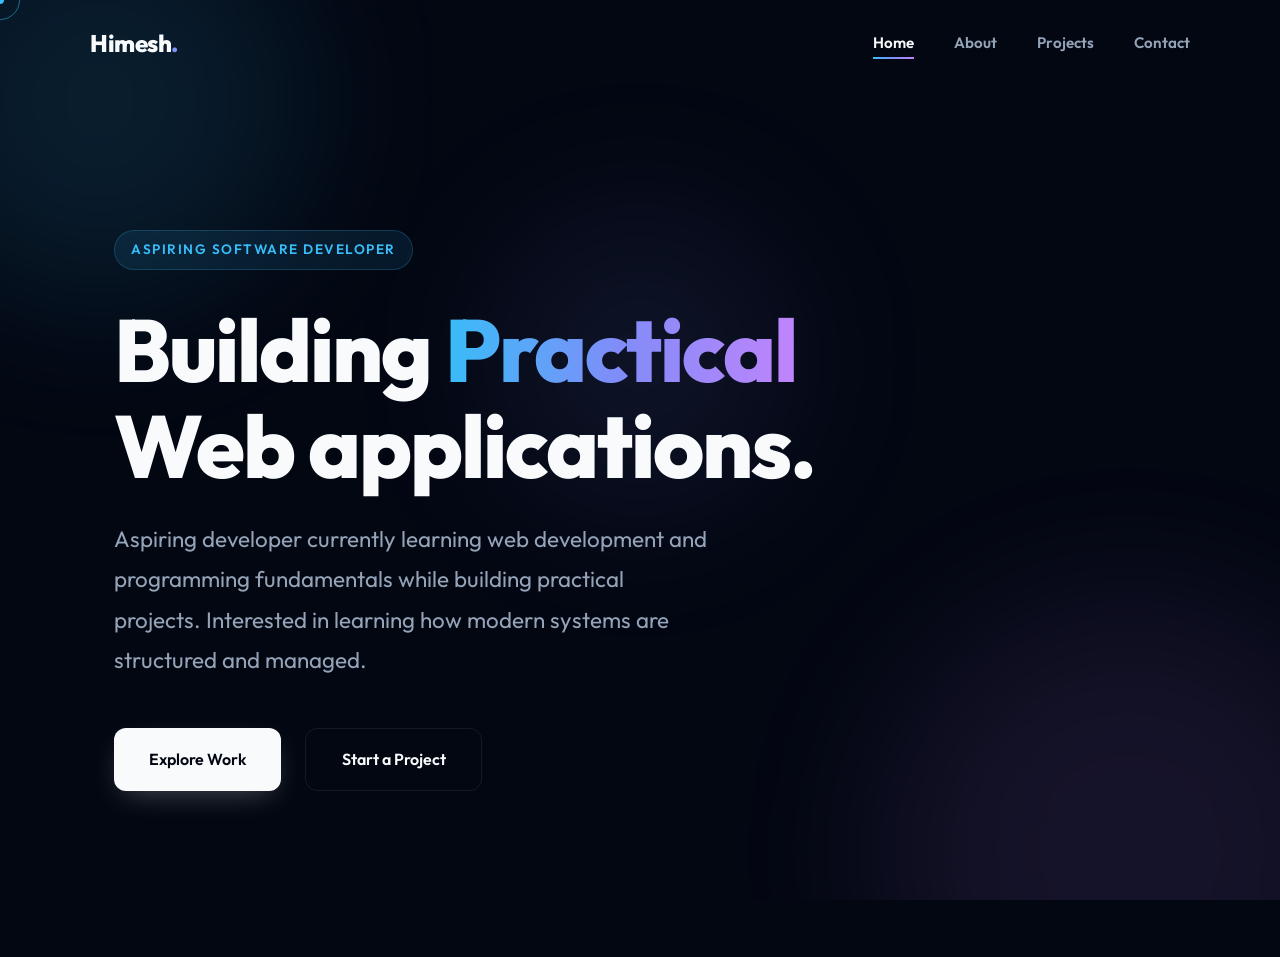
<file: index.html>
<!DOCTYPE html>
<html lang="en">

<head>
  <meta charset="UTF-8" />
  <meta name="viewport" content="width=device-width, initial-scale=1.0" />
  <title>Himesh | Portfolio</title>
  <link rel="icon" type="image/png" href="assets/favicon.png">
  <link rel="stylesheet" href="styles.css" />
</head>

<body>
  <div class="blob-cont">
    <div class="blob blob-1"></div>
    <div class="blob blob-2"></div>
    <div class="blob blob-3"></div>
  </div>

  <header class="nav-wrap">
    <nav class="nav">
      <a class="logo" href="index.html">Himesh<span>.</span></a>
      <div class="nav-links">
        <a class="active" href="index.html">Home</a>
        <a href="about.html">About</a>
        <a href="projects.html">Projects</a>
        <a href="contact.html">Contact</a>
      </div>
    </nav>
  </header>

  <main class="container">
    <section class="hero">
      <p class="tag reveal">Aspiring Software Developer</p>
      <h1 class="reveal" style="transition-delay: 100ms;">Building <span class="gradient-text">Practical</span><br />Web
        applications.</h1>
      <p class="lead reveal" style="transition-delay: 200ms;">
        Aspiring developer currently learning web development and programming fundamentals while building practical
        projects. Interested in learning how modern systems are structured and managed.
      </p>
      <div class="hero-actions reveal" style="transition-delay: 300ms;">
        <a href="projects.html" class="btn btn-primary">Explore Work</a>
        <a href="contact.html" class="btn btn-ghost">Start a Project</a>
      </div>
    </section>
  </main>

  <script src="script.js"></script>
</body>

</html>
</file>
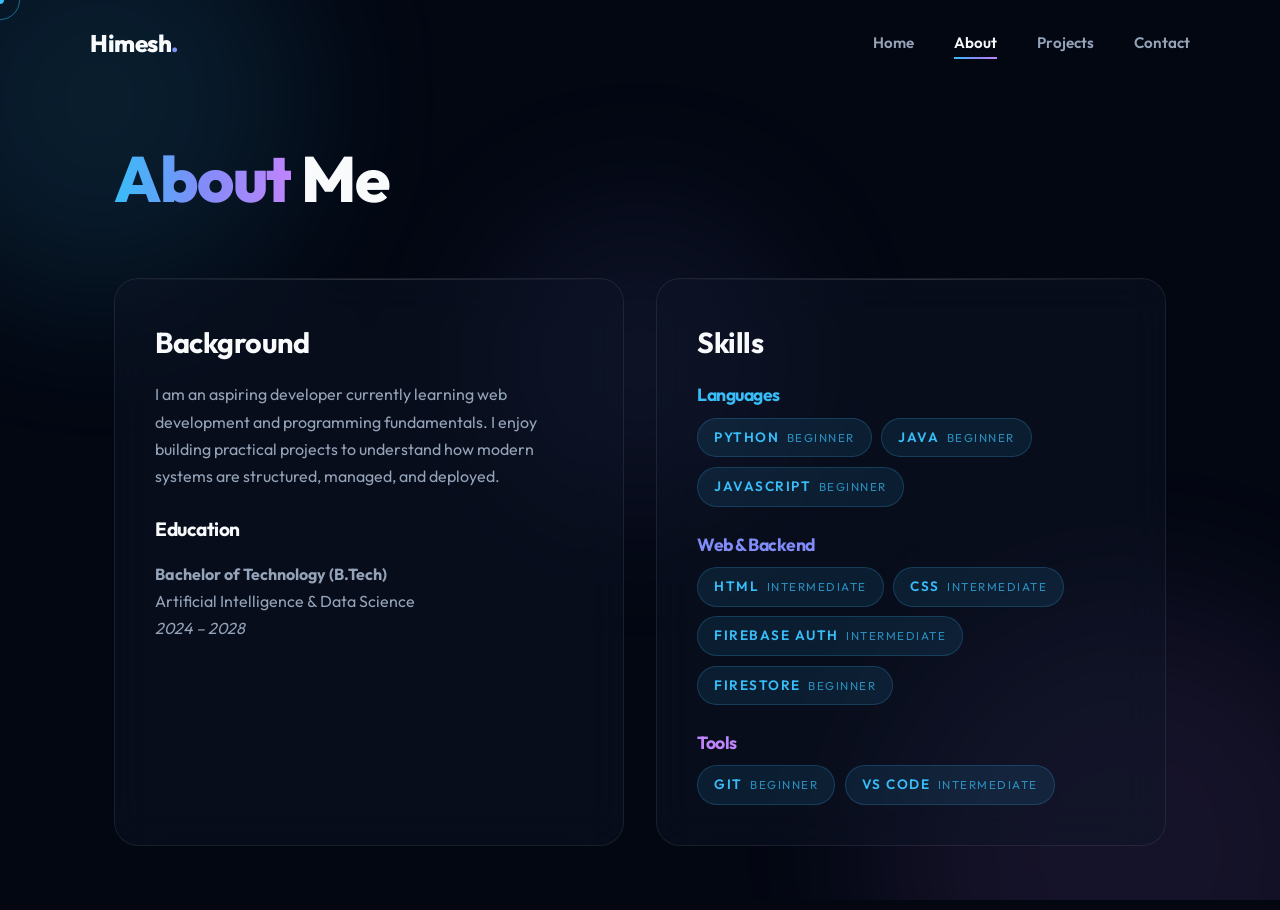
<file: about.html>
<!DOCTYPE html>
<html lang="en">

<head>
  <meta charset="UTF-8" />
  <meta name="viewport" content="width=device-width, initial-scale=1.0" />
  <title>About | Himesh</title>
  <link rel="icon" type="image/png" href="assets/favicon.png">
  <link rel="stylesheet" href="styles.css" />
</head>

<body>
  <div class="blob-cont">
    <div class="blob blob-1"></div>
    <div class="blob blob-2"></div>
    <div class="blob blob-3"></div>
  </div>

  <header class="nav-wrap">
    <nav class="nav">
      <a class="logo" href="index.html">Himesh<span>.</span></a>
      <div class="nav-links">
        <a href="index.html">Home</a>
        <a class="active" href="about.html">About</a>
        <a href="projects.html">Projects</a>
        <a href="contact.html">Contact</a>
      </div>
    </nav>
  </header>

  <main class="container">
    <h1 class="section-title reveal"><span>About</span> Me</h1>
    <div class="page-grid">
      <section class="card reveal" style="transition-delay: 100ms;">
        <h2>Background</h2>
        <p>
          I am an aspiring developer currently learning web development and programming fundamentals. I enjoy building
          practical projects to understand how modern systems are structured, managed, and deployed.
        </p>
        <h3 style="margin-top: 1.5rem; font-size: 1.2rem;">Education</h3>
        <p style="margin-top: 0.5rem;">
          <strong>Bachelor of Technology (B.Tech)</strong><br />
          Artificial Intelligence & Data Science<br />
          <em>2024 &ndash; 2028</em>
        </p>
      </section>
      <section class="card reveal" style="transition-delay: 200ms;">
        <h2>Skills</h2>

        <h3 style="font-size: 1.1rem; margin-top: 1rem; margin-bottom: 0.5rem; color: var(--accent-1);">Languages</h3>
        <div style="display: flex; flex-wrap: wrap; gap: 0.6rem;">
          <span class="tag" style="margin:0;">Python <span
              style="opacity:0.7; font-weight:400; font-size:0.85em; margin-left:0.2rem;">Beginner</span></span>
          <span class="tag" style="margin:0;">Java <span
              style="opacity:0.7; font-weight:400; font-size:0.85em; margin-left:0.2rem;">Beginner</span></span>
          <span class="tag" style="margin:0;">JavaScript <span
              style="opacity:0.7; font-weight:400; font-size:0.85em; margin-left:0.2rem;">Beginner</span></span>
        </div>

        <h3 style="font-size: 1.1rem; margin-top: 1.5rem; margin-bottom: 0.5rem; color: var(--accent-2);">Web & Backend
        </h3>
        <div style="display: flex; flex-wrap: wrap; gap: 0.6rem;">
          <span class="tag" style="margin:0;">HTML <span
              style="opacity:0.7; font-weight:400; font-size:0.85em; margin-left:0.2rem;">Intermediate</span></span>
          <span class="tag" style="margin:0;">CSS <span
              style="opacity:0.7; font-weight:400; font-size:0.85em; margin-left:0.2rem;">Intermediate</span></span>
          <span class="tag" style="margin:0;">Firebase Auth <span
              style="opacity:0.7; font-weight:400; font-size:0.85em; margin-left:0.2rem;">Intermediate</span></span>
          <span class="tag" style="margin:0;">Firestore <span
              style="opacity:0.7; font-weight:400; font-size:0.85em; margin-left:0.2rem;">Beginner</span></span>
        </div>

        <h3 style="font-size: 1.1rem; margin-top: 1.5rem; margin-bottom: 0.5rem; color: var(--accent-3);">Tools</h3>
        <div style="display: flex; flex-wrap: wrap; gap: 0.6rem;">
          <span class="tag" style="margin:0;">Git <span
              style="opacity:0.7; font-weight:400; font-size:0.85em; margin-left:0.2rem;">Beginner</span></span>
          <span class="tag" style="margin:0;">VS Code <span
              style="opacity:0.7; font-weight:400; font-size:0.85em; margin-left:0.2rem;">Intermediate</span></span>
        </div>
      </section>
    </div>
  </main>

  <script src="script.js"></script>
</body>

</html>
</file>
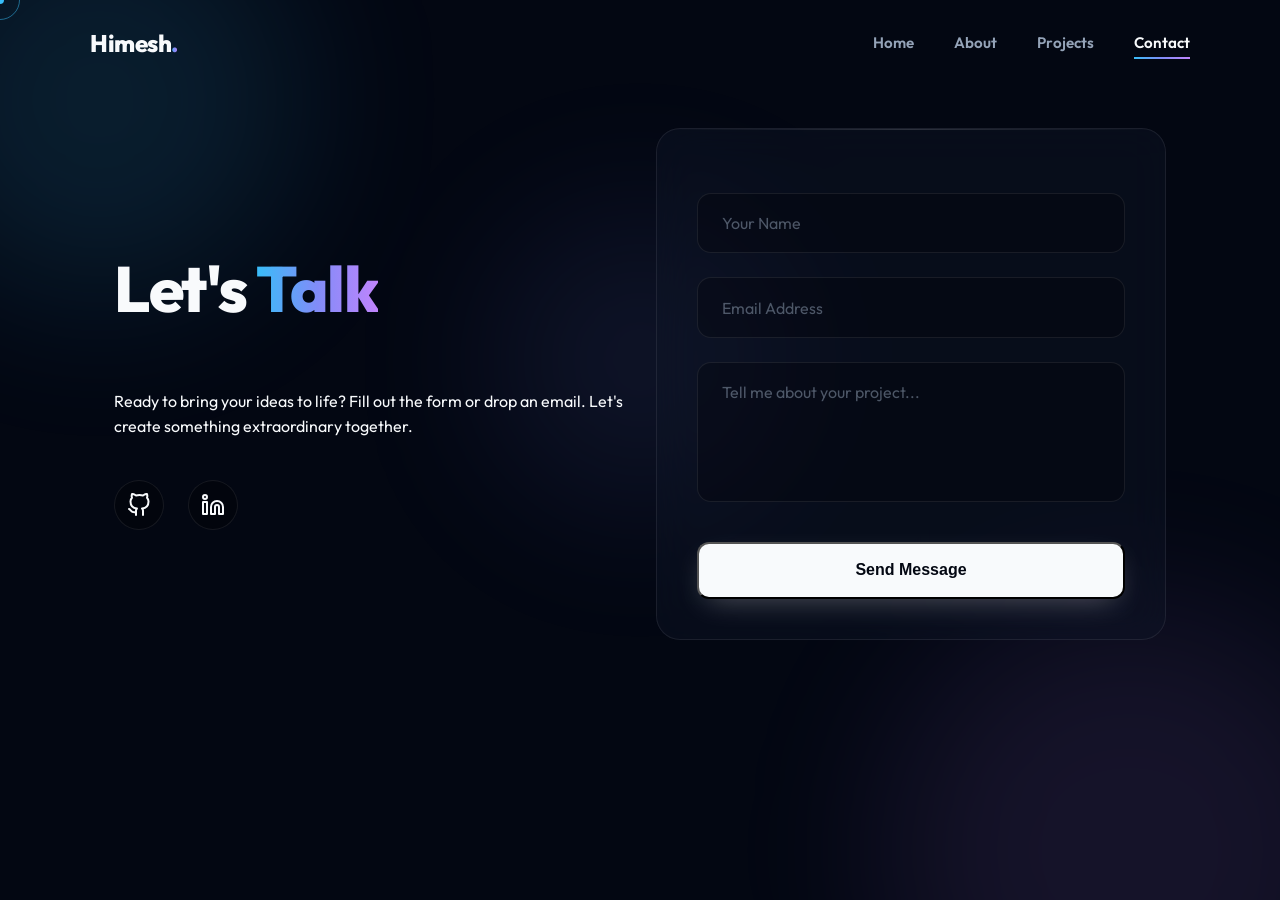
<file: contact.html>
<!DOCTYPE html>
<html lang="en">

<head>
  <meta charset="UTF-8" />
  <meta name="viewport" content="width=device-width, initial-scale=1.0" />
  <title>Contact | Himesh</title>
  <link rel="icon" type="image/png" href="assets/favicon.png">
  <link rel="stylesheet" href="styles.css" />
</head>

<body>
  <div class="blob-cont">
    <div class="blob blob-1"></div>
    <div class="blob blob-2"></div>
    <div class="blob blob-3"></div>
  </div>

  <header class="nav-wrap">
    <nav class="nav">
      <a class="logo" href="index.html">Himesh<span>.</span></a>
      <div class="nav-links">
        <a href="index.html">Home</a>
        <a href="about.html">About</a>
        <a href="projects.html">Projects</a>
        <a class="active" href="contact.html">Contact</a>
      </div>
    </nav>
  </header>

  <main class="container">
    <div class="page-grid" style="align-items: center;">
      <div class="reveal">
        <h1 class="section-title">Let's <span>Talk</span></h1>
        <p class="lead">Ready to bring your ideas to life? Fill out the form or drop an email. Let's create something
          extraordinary together.</p>

        <div class="social-links">
          <a href="https://github.com/Himesh-D" target="_blank" class="social-icon" aria-label="GitHub">
            <svg width="24" height="24" viewBox="0 0 24 24" fill="none" stroke="currentColor" stroke-width="2"
              stroke-linecap="round" stroke-linejoin="round">
              <path
                d="M9 19c-5 1.5-5-2.5-7-3m14 6v-3.87a3.37 3.37 0 0 0-.94-2.61c3.14-.35 6.44-1.54 6.44-7A5.44 5.44 0 0 0 20 4.77 5.07 5.07 0 0 0 19.91 1S18.73.65 16 2.48a13.38 13.38 0 0 0-7 0C6.27.65 5.09 1 5.09 1A5.07 5.07 0 0 0 5 4.77a5.44 5.44 0 0 0-1.5 3.78c0 5.42 3.3 6.61 6.44 7A3.37 3.37 0 0 0 9 18.13V22">
              </path>
            </svg>
          </a>
          <a href="https://www.linkedin.com/in/desetty-himesh" target="_blank" class="social-icon"
            aria-label="LinkedIn">
            <svg width="24" height="24" viewBox="0 0 24 24" fill="none" stroke="currentColor" stroke-width="2"
              stroke-linecap="round" stroke-linejoin="round">
              <path d="M16 8a6 6 0 0 1 6 6v7h-4v-7a2 2 0 0 0-2-2 2 2 0 0 0-2 2v7h-4v-7a6 6 0 0 1 6-6z"></path>
              <rect x="2" y="9" width="4" height="12"></rect>
              <circle cx="4" cy="4" r="2"></circle>
            </svg>
          </a>
        </div>
      </div>
      <section class="card reveal" style="transition-delay: 200ms;">
        <form class="form" action="mailto:himeshdesetty@gmail.com?subject=Portfolio%20Contact" method="POST"
          enctype="text/plain">
          <div class="input-group">
            <input type="text" name="name" placeholder="Your Name" required />
          </div>
          <div class="input-group">
            <input type="email" name="email" placeholder="Email Address" required />
          </div>
          <div class="input-group">
            <textarea rows="5" name="message" placeholder="Tell me about your project..." required></textarea>
          </div>
          <button type="submit" class="btn btn-primary" style="margin-top: 0.5rem;">Send Message</button>
        </form>
      </section>
    </div>
  </main>

  <script src="script.js"></script>
</body>

</html>
</file>
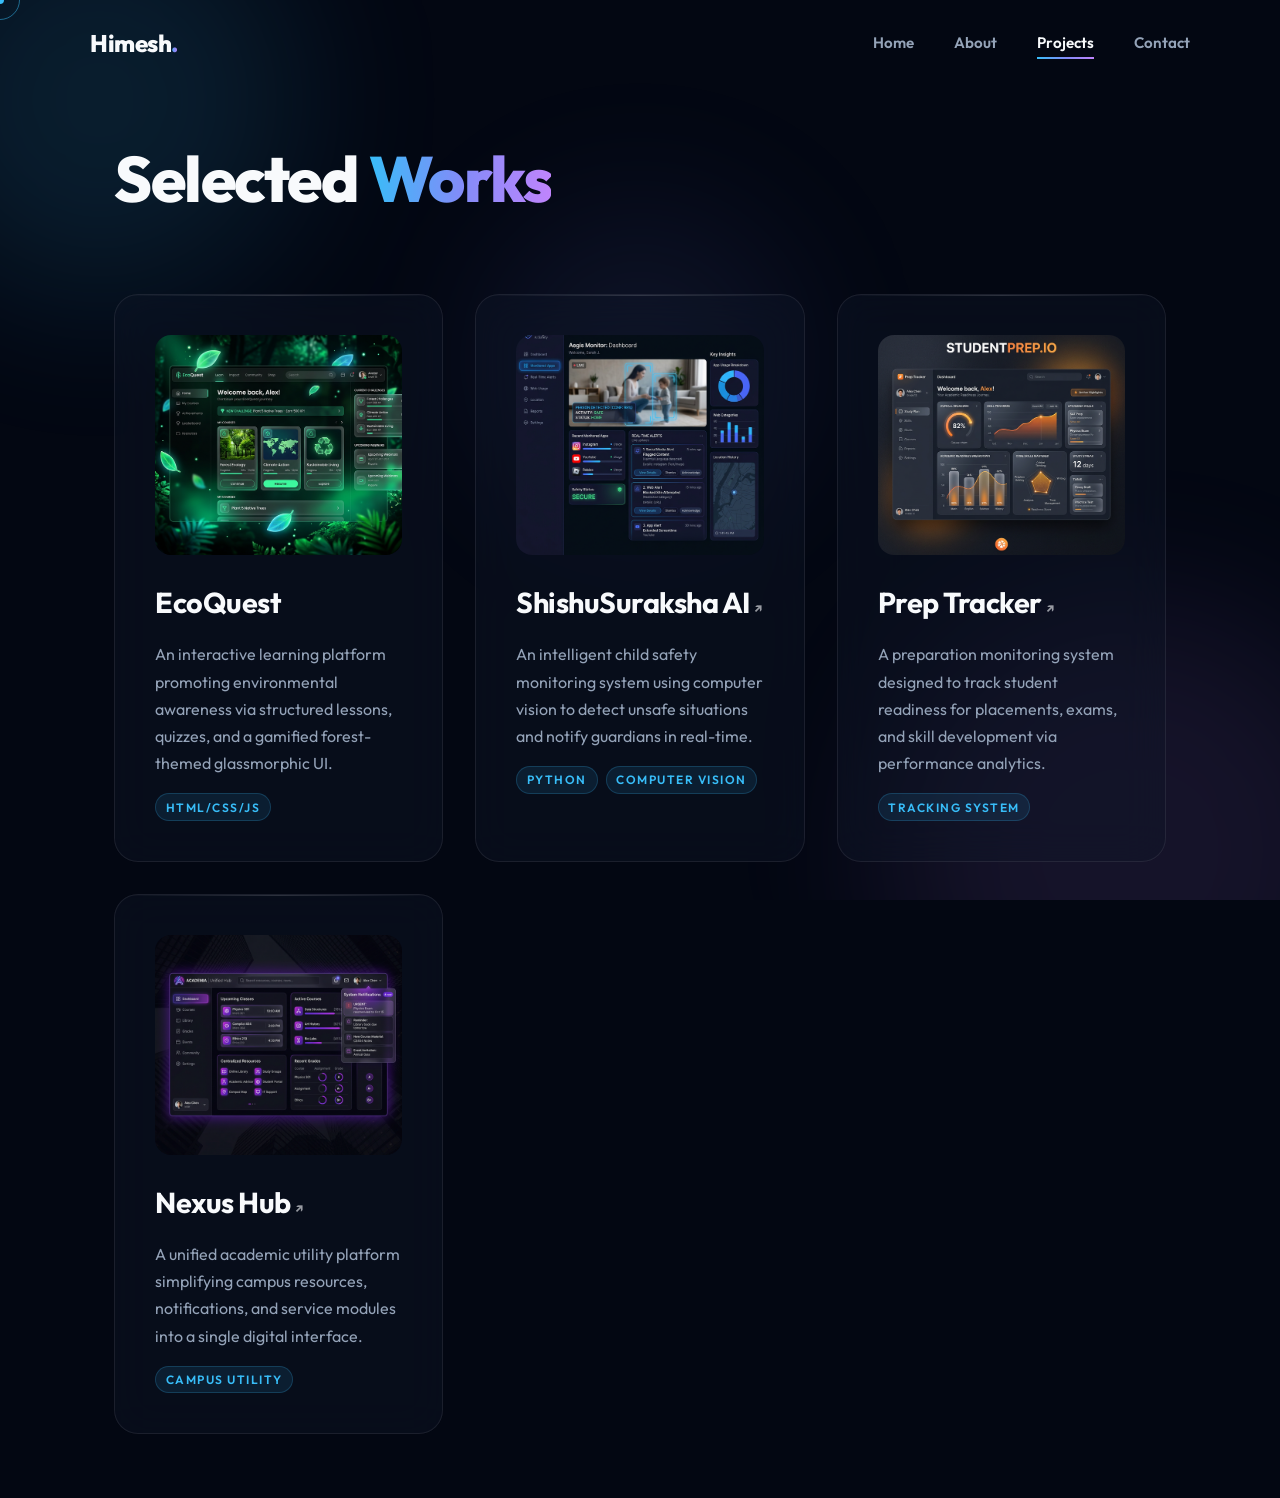
<file: projects.html>
<!DOCTYPE html>
<html lang="en">

<head>
  <meta charset="UTF-8" />
  <meta name="viewport" content="width=device-width, initial-scale=1.0" />
  <title>Projects | Himesh</title>
  <link rel="icon" type="image/png" href="assets/favicon.png">
  <link rel="stylesheet" href="styles.css" />
</head>

<body>
  <div class="blob-cont">
    <div class="blob blob-1"></div>
    <div class="blob blob-2"></div>
    <div class="blob blob-3"></div>
  </div>

  <header class="nav-wrap">
    <nav class="nav">
      <a class="logo" href="index.html">Himesh<span>.</span></a>
      <div class="nav-links">
        <a href="index.html">Home</a>
        <a href="about.html">About</a>
        <a class="active" href="projects.html">Projects</a>
        <a href="contact.html">Contact</a>
      </div>
    </nav>
  </header>

  <main class="container">
    <h1 class="section-title reveal">Selected <span>Works</span></h1>
    <section class="projects-grid">
      <article class="card reveal" style="transition-delay: 100ms;">
        <div class="card-image-wrap">
          <img src="assets/ecoquest_thumb.png" alt="EcoQuest Learning Platform" class="card-image" />
        </div>
        <h3>EcoQuest</h3>
        <p>An interactive learning platform promoting environmental awareness via structured lessons, quizzes, and a
          gamified forest-themed glassmorphic UI.</p>
        <div style="display: flex; gap: 0.5rem; flex-wrap: wrap; margin-top: 1rem;">
          <span class="tag" style="margin:0; padding: 0.2rem 0.6rem; font-size: 0.75rem;">HTML/CSS/JS</span>
        </div>
      </article>

      <article class="card reveal" style="transition-delay: 200ms;">
        <a href="https://github.com/parvathi-s25/Shishu_suraksha" target="_blank"
          style="text-decoration: none; color: inherit; display: block; height: 100%;">
          <div class="card-image-wrap">
            <img src="assets/shishu_thumb.png" alt="ShishuSuraksha AI Monitoring" class="card-image" />
          </div>
          <h3>ShishuSuraksha AI <span style="font-size: 0.8rem; opacity: 0.6;">&#x2197;</span></h3>
          <p>An intelligent child safety monitoring system using computer vision to detect unsafe situations and notify
            guardians in real-time.</p>
          <div style="display: flex; gap: 0.5rem; flex-wrap: wrap; margin-top: 1rem;">
            <span class="tag" style="margin:0; padding: 0.2rem 0.6rem; font-size: 0.75rem;">Python</span>
            <span class="tag" style="margin:0; padding: 0.2rem 0.6rem; font-size: 0.75rem;">Computer Vision</span>
          </div>
        </a>
      </article>

      <article class="card reveal" style="transition-delay: 300ms;">
        <a href="https://prep-tracker-one.vercel.app/login.html" target="_blank"
          style="text-decoration: none; color: inherit; display: block; height: 100%;">
          <div class="card-image-wrap">
            <img src="assets/prep_thumb.png" alt="Prep Tracker Dashboard" class="card-image" />
          </div>
          <h3>Prep Tracker <span style="font-size: 0.8rem; opacity: 0.6;">&#x2197;</span></h3>
          <p>A preparation monitoring system designed to track student readiness for placements, exams, and skill
            development via performance analytics.</p>
          <div style="display: flex; gap: 0.5rem; flex-wrap: wrap; margin-top: 1rem;">
            <span class="tag" style="margin:0; padding: 0.2rem 0.6rem; font-size: 0.75rem;">Tracking System</span>
          </div>
        </a>
      </article>

      <article class="card reveal" style="transition-delay: 400ms;">
        <a href="https://nexushub-s.vercel.app/" target="_blank"
          style="text-decoration: none; color: inherit; display: block; height: 100%;">
          <div class="card-image-wrap">
            <img src="assets/nexus_thumb.png" alt="Nexus Hub Platform" class="card-image" />
          </div>
          <h3>Nexus Hub <span style="font-size: 0.8rem; opacity: 0.6;">&#x2197;</span></h3>
          <p>A unified academic utility platform simplifying campus resources, notifications, and service modules into a
            single digital interface.</p>
          <div style="display: flex; gap: 0.5rem; flex-wrap: wrap; margin-top: 1rem;">
            <span class="tag" style="margin:0; padding: 0.2rem 0.6rem; font-size: 0.75rem;">Campus Utility</span>
          </div>
        </a>
      </article>
    </section>
  </main>

  <script src="script.js"></script>
</body>

</html>
</file>
<file: styles.css>
@import url('https://fonts.googleapis.com/css2?family=Outfit:wght@300;400;600;800&display=swap');

:root {
  --bg: #030712;
  --bg-gradient: linear-gradient(135deg, #0f172a 0%, #030712 100%);
  --card: rgba(15, 23, 42, 0.4);
  --card-hover: rgba(30, 41, 59, 0.6);
  --text: #f8fafc;
  --muted: #94a3b8;
  --accent-1: #38bdf8;
  --accent-2: #818cf8;
  --accent-3: #c084fc;
  --gradient-text: linear-gradient(to right, var(--accent-1), var(--accent-2), var(--accent-3));
  --border: rgba(255, 255, 255, 0.08);
}

* {
  margin: 0;
  padding: 0;
  box-sizing: border-box;
  cursor: none;
  /* Custom cursor */
}

body {
  font-family: 'Outfit', sans-serif;
  color: var(--text);
  background: var(--bg);
  min-height: 100vh;
  overflow-x: hidden;
  line-height: 1.6;
}

/* Custom Cursor */
.cursor-dot,
.cursor-outline {
  position: fixed;
  top: 0;
  left: 0;
  transform: translate(-50%, -50%);
  border-radius: 50%;
  z-index: 9999;
  pointer-events: none;
}

.cursor-dot {
  width: 8px;
  height: 8px;
  background-color: var(--accent-1);
}

.cursor-outline {
  width: 40px;
  height: 40px;
  border: 1px solid rgba(56, 189, 248, 0.5);
  transition: width 0.2s, height 0.2s, background-color 0.2s;
}

/* Background animated blobs */
.blob-cont {
  position: fixed;
  top: 0;
  left: 0;
  width: 100vw;
  height: 100vh;
  z-index: -1;
  overflow: hidden;
  pointer-events: none;
}

.blob {
  position: absolute;
  filter: blur(80px);
  border-radius: 50%;
  opacity: 0.5;
  animation: blob-bounce 20s infinite alternate cubic-bezier(0.4, 0, 0.2, 1);
  transition: transform 0.2s ease-out;
  /* Smooth tracking */
}

.blob-1 {
  width: 400px;
  height: 400px;
  background: rgba(56, 189, 248, 0.25);
  top: -100px;
  left: -100px;
}

.blob-2 {
  width: 500px;
  height: 500px;
  background: rgba(192, 132, 252, 0.2);
  bottom: -200px;
  right: -100px;
  animation-delay: -5s;
}

.blob-3 {
  width: 300px;
  height: 300px;
  background: rgba(129, 140, 248, 0.2);
  top: 40%;
  left: 50%;
  transform: translate(-50%, -50%);
  animation-delay: -10s;
}

@keyframes blob-bounce {
  0% {
    transform: scale(1) translate(0, 0);
  }

  33% {
    transform: scale(1.1) translate(30px, -50px);
  }

  66% {
    transform: scale(0.9) translate(-20px, 20px);
  }

  100% {
    transform: scale(1) translate(0, 0);
  }
}

/* Navbar */
.nav-wrap {
  padding: 1.5rem;
  position: fixed;
  width: 100%;
  top: 0;
  z-index: 100;
  transition: all 0.4s cubic-bezier(0.4, 0, 0.2, 1);
}

.nav-wrap.scrolled {
  padding: 1rem 1.5rem;
  background: rgba(3, 7, 18, 0.85);
  backdrop-filter: blur(16px);
  -webkit-backdrop-filter: blur(16px);
  border-bottom: 1px solid var(--border);
  box-shadow: 0 4px 30px rgba(0, 0, 0, 0.1);
}

.nav {
  max-width: 1100px;
  margin: 0 auto;
  display: flex;
  justify-content: space-between;
  align-items: center;
}

.logo {
  text-decoration: none;
  font-size: 1.5rem;
  font-weight: 800;
  color: var(--text);
  letter-spacing: -0.5px;
  position: relative;
  overflow: hidden;
}

.logo span {
  background: var(--gradient-text);
  -webkit-background-clip: text;
  background-clip: text;
  -webkit-text-fill-color: transparent;
}

.nav-links {
  display: flex;
  gap: 2.5rem;
}

.nav-links a {
  color: var(--muted);
  text-decoration: none;
  font-weight: 600;
  font-size: 0.95rem;
  transition: all 0.3s ease;
  position: relative;
  padding: 0.25rem 0;
}

.nav-links a::after {
  content: '';
  position: absolute;
  bottom: 0;
  left: 0;
  width: 0;
  height: 2px;
  background: var(--gradient-text);
  transition: width 0.3s ease;
}

.nav-links a:hover,
.nav-links .active {
  color: var(--text);
}

.nav-links a:hover::after,
.nav-links .active::after {
  width: 100%;
}

/* Container */
.container {
  max-width: 1100px;
  margin: 0 auto;
  padding: 8rem 1.5rem 4rem;
}

/* Hero Section */
.hero {
  min-height: 85vh;
  display: flex;
  flex-direction: column;
  justify-content: center;
  align-items: flex-start;
  position: relative;
}

.tag {
  display: inline-block;
  padding: 0.5rem 1rem;
  background: rgba(56, 189, 248, 0.1);
  border: 1px solid rgba(56, 189, 248, 0.2);
  border-radius: 100px;
  color: var(--accent-1);
  font-weight: 600;
  font-size: 0.85rem;
  text-transform: uppercase;
  letter-spacing: 1.5px;
  margin-bottom: 2rem;
}

.hero h1 {
  font-size: clamp(3rem, 7vw, 5.5rem);
  font-weight: 800;
  line-height: 1.1;
  margin-bottom: 1.5rem;
  letter-spacing: -2px;
}

.hero h1 .gradient-text {
  background: var(--gradient-text);
  -webkit-background-clip: text;
  background-clip: text;
  -webkit-text-fill-color: transparent;
  display: inline-block;
}

.hero .lead {
  font-size: clamp(1.1rem, 2vw, 1.4rem);
  color: var(--muted);
  max-width: 600px;
  margin-bottom: 3rem;
  line-height: 1.8;
}

.hero-actions {
  display: flex;
  gap: 1.5rem;
}

/* Buttons */
.btn {
  display: inline-flex;
  align-items: center;
  justify-content: center;
  padding: 1.1rem 2.2rem;
  font-weight: 600;
  font-size: 1rem;
  border-radius: 12px;
  text-decoration: none;
  transition: all 0.4s cubic-bezier(0.16, 1, 0.3, 1);
  position: relative;
  overflow: hidden;
  z-index: 1;
}

.btn::before {
  content: '';
  position: absolute;
  top: 0;
  left: 0;
  width: 100%;
  height: 100%;
  background: linear-gradient(to right, rgba(255, 255, 255, 0.1), rgba(255, 255, 255, 0));
  transform: translateX(-100%);
  transition: transform 0.6s ease;
  z-index: -1;
}

.btn:hover::before {
  transform: translateX(100%);
}

.btn-primary {
  background: var(--text);
  color: var(--bg);
  box-shadow: 0 10px 30px -10px rgba(255, 255, 255, 0.3);
}

.btn-primary:hover {
  transform: translateY(-4px) scale(1.02);
  box-shadow: 0 20px 40px -10px rgba(255, 255, 255, 0.5);
}

.btn-ghost {
  background: transparent;
  color: var(--text);
  border: 1px solid var(--border);
  backdrop-filter: blur(10px);
}

.btn-ghost:hover {
  border-color: var(--accent-1);
  transform: translateY(-4px);
  background: rgba(56, 189, 248, 0.05);
}

/* Layouts */
.page-grid {
  display: grid;
  grid-template-columns: 1fr 1fr;
  gap: 2rem;
}

.projects-grid {
  display: grid;
  grid-template-columns: repeat(auto-fill, minmax(320px, 1fr));
  gap: 2rem;
  padding-top: 1rem;
}

.section-title {
  font-size: clamp(2.5rem, 5vw, 4rem);
  font-weight: 800;
  margin-bottom: 3rem;
  letter-spacing: -1.5px;
}

.section-title span {
  background: var(--gradient-text);
  -webkit-background-clip: text;
  background-clip: text;
  -webkit-text-fill-color: transparent;
}

/* Cards */
.card {
  background: var(--card);
  border: 1px solid var(--border);
  border-radius: 24px;
  padding: 2.5rem;
  backdrop-filter: blur(20px);
  -webkit-backdrop-filter: blur(20px);
  transition: all 0.5s cubic-bezier(0.16, 1, 0.3, 1);
  position: relative;
  overflow: hidden;
}

/* Highlighting top border of card slightly */
.card::after {
  content: '';
  position: absolute;
  top: 0;
  left: 0;
  right: 0;
  height: 1px;
  background: linear-gradient(90deg, transparent, rgba(255, 255, 255, 0.3), transparent);
  opacity: 0.5;
}

.card:hover {
  transform: translateY(-12px);
  background: var(--card-hover);
  border-color: rgba(255, 255, 255, 0.15);
  box-shadow: 0 25px 50px -20px rgba(0, 0, 0, 0.6),
    0 0 50px -15px rgba(129, 140, 248, 0.15);
}

.card h2,
.card h3 {
  font-size: 1.8rem;
  margin-bottom: 1rem;
  font-weight: 700;
  letter-spacing: -0.5px;
}

.card p {
  color: var(--muted);
  line-height: 1.7;
}

.card-image-wrap {
  width: 100%;
  height: 220px;
  border-radius: 16px;
  margin-bottom: 1.5rem;
  overflow: hidden;
  background: rgba(0, 0, 0, 0.3);
  position: relative;
}

.card-image-placeholder {
  width: 100%;
  height: 100%;
  background: linear-gradient(45deg, var(--accent-1), var(--accent-3));
  opacity: 0.2;
  transition: all 0.7s cubic-bezier(0.16, 1, 0.3, 1);
}

.card-image {
  width: 100%;
  height: 100%;
  object-fit: cover;
  transition: all 0.7s cubic-bezier(0.16, 1, 0.3, 1);
}

.card:hover .card-image-placeholder,
.card:hover .card-image {
  transform: scale(1.1) rotate(2deg);
  opacity: 0.8;
}

/* Forms */
.form {
  display: flex;
  flex-direction: column;
  gap: 1.5rem;
  margin-top: 1.5rem;
}

.input-group {
  position: relative;
}

input,
textarea {
  width: 100%;
  padding: 1.2rem 1.5rem;
  background: rgba(0, 0, 0, 0.25);
  border: 1px solid var(--border);
  border-radius: 14px;
  color: var(--text);
  font-family: inherit;
  font-size: 1rem;
  transition: all 0.3s cubic-bezier(0.4, 0, 0.2, 1);
  resize: none;
}

input:focus,
textarea:focus {
  outline: none;
  border-color: var(--accent-2);
  background: rgba(0, 0, 0, 0.4);
  box-shadow: 0 0 0 4px rgba(129, 140, 248, 0.15);
  transform: translateY(-2px);
}

input::placeholder,
textarea::placeholder {
  color: rgba(148, 163, 184, 0.5);
}

/* Animations - Reveal */
.reveal {
  opacity: 0;
  transform: translateY(50px) scale(0.98);
  filter: blur(10px);
  transition: all 1s cubic-bezier(0.16, 1, 0.3, 1);
}

.reveal.active {
  opacity: 1;
  transform: translateY(0) scale(1);
  filter: blur(0);
}

/* Social Icons */
.social-links {
  display: flex;
  gap: 1.5rem;
  margin-top: 2.5rem;
}

.social-icon {
  display: inline-flex;
  align-items: center;
  justify-content: center;
  width: 50px;
  height: 50px;
  border-radius: 50%;
  background: rgba(0, 0, 0, 0.25);
  border: 1px solid var(--border);
  color: var(--text);
  transition: all 0.4s cubic-bezier(0.16, 1, 0.3, 1);
}

.social-icon:hover {
  background: var(--card-hover);
  border-color: var(--accent-1);
  color: var(--accent-1);
  transform: translateY(-5px);
  box-shadow: 0 10px 20px -10px rgba(56, 189, 248, 0.5);
}

/* Link fixes */
a,
button,
input,
textarea {
  cursor: none;
  /* Let custom cursor handle it */
}

@media (max-width: 768px) {
  .page-grid {
    grid-template-columns: 1fr;
  }

  .hero h1 {
    font-size: clamp(2.5rem, 10vw, 4rem);
  }

  .nav {
    padding: 0.5rem;
  }

  .nav-links {
    display: none;
  }

  .cursor-dot,
  .cursor-outline {
    display: none !important;
  }

  * {
    cursor: auto !important;
  }

  .card {
    padding: 1.5rem;
  }
}
</file>
